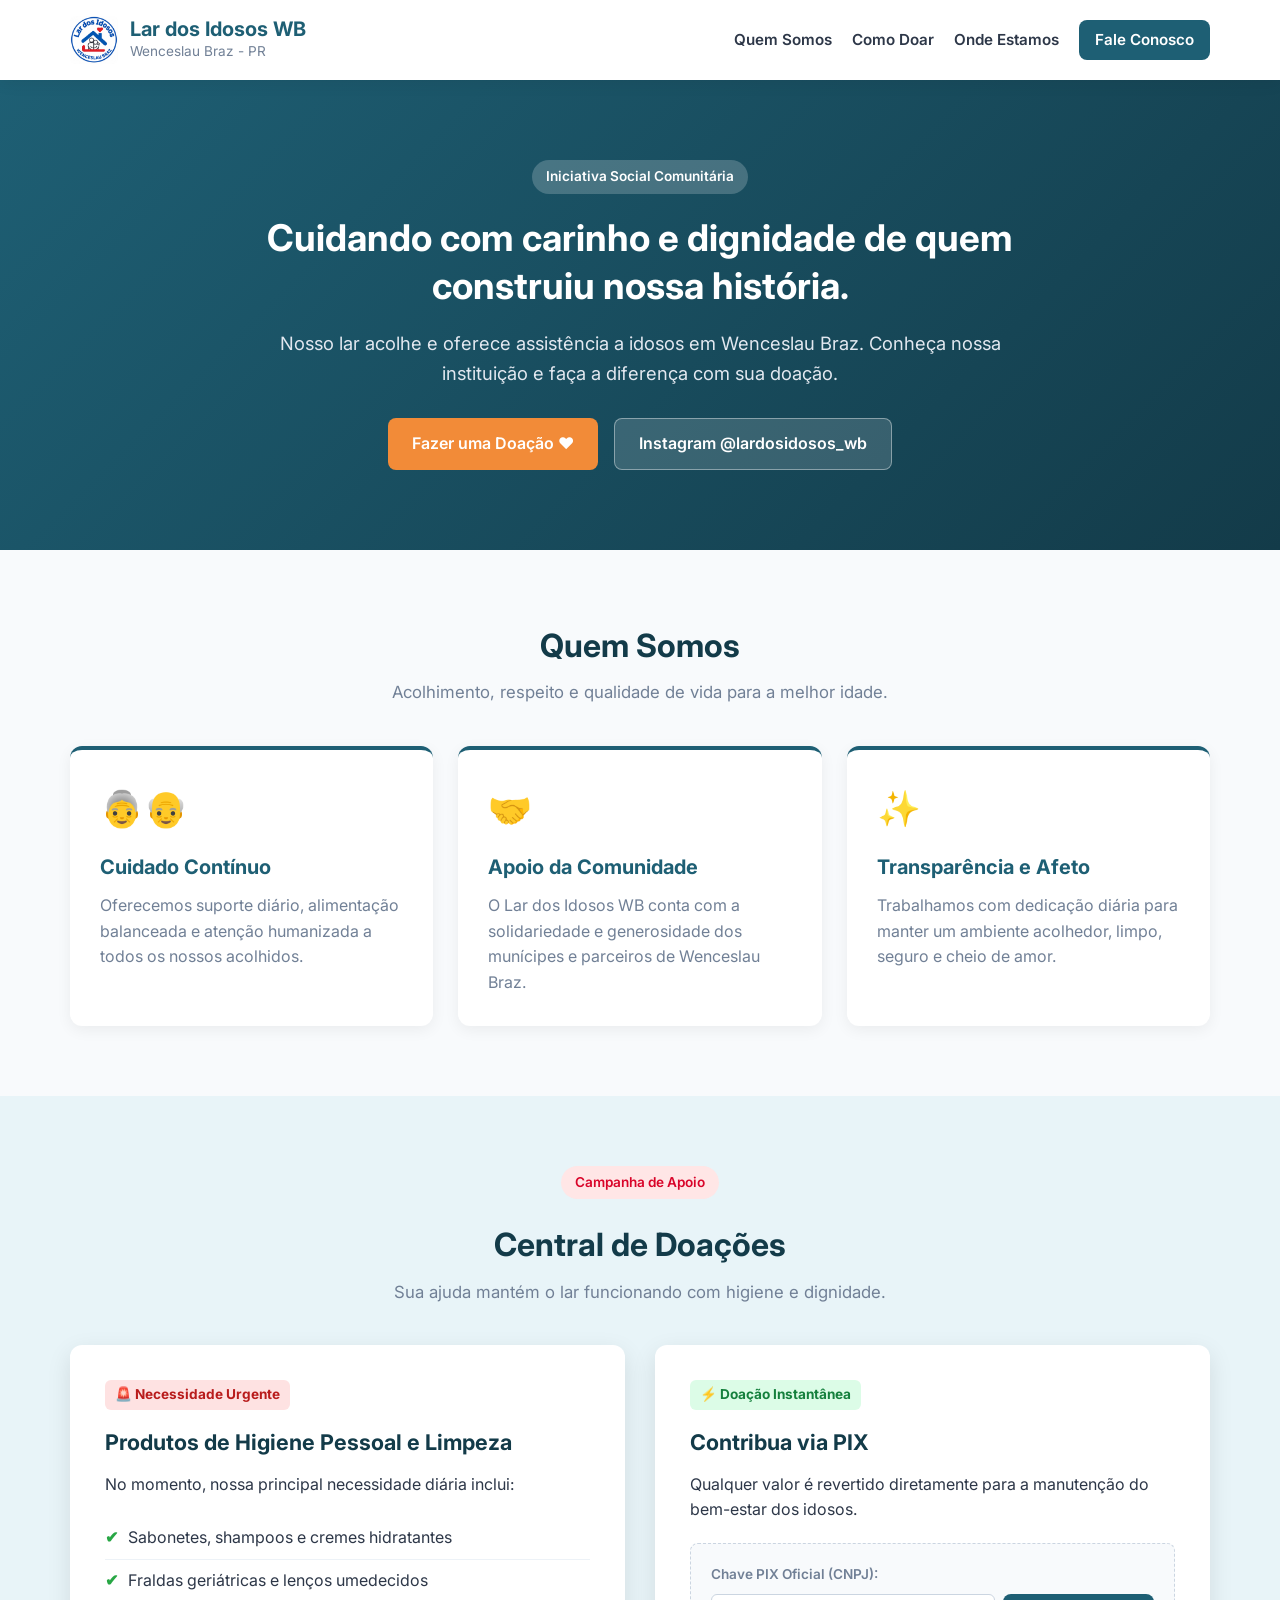
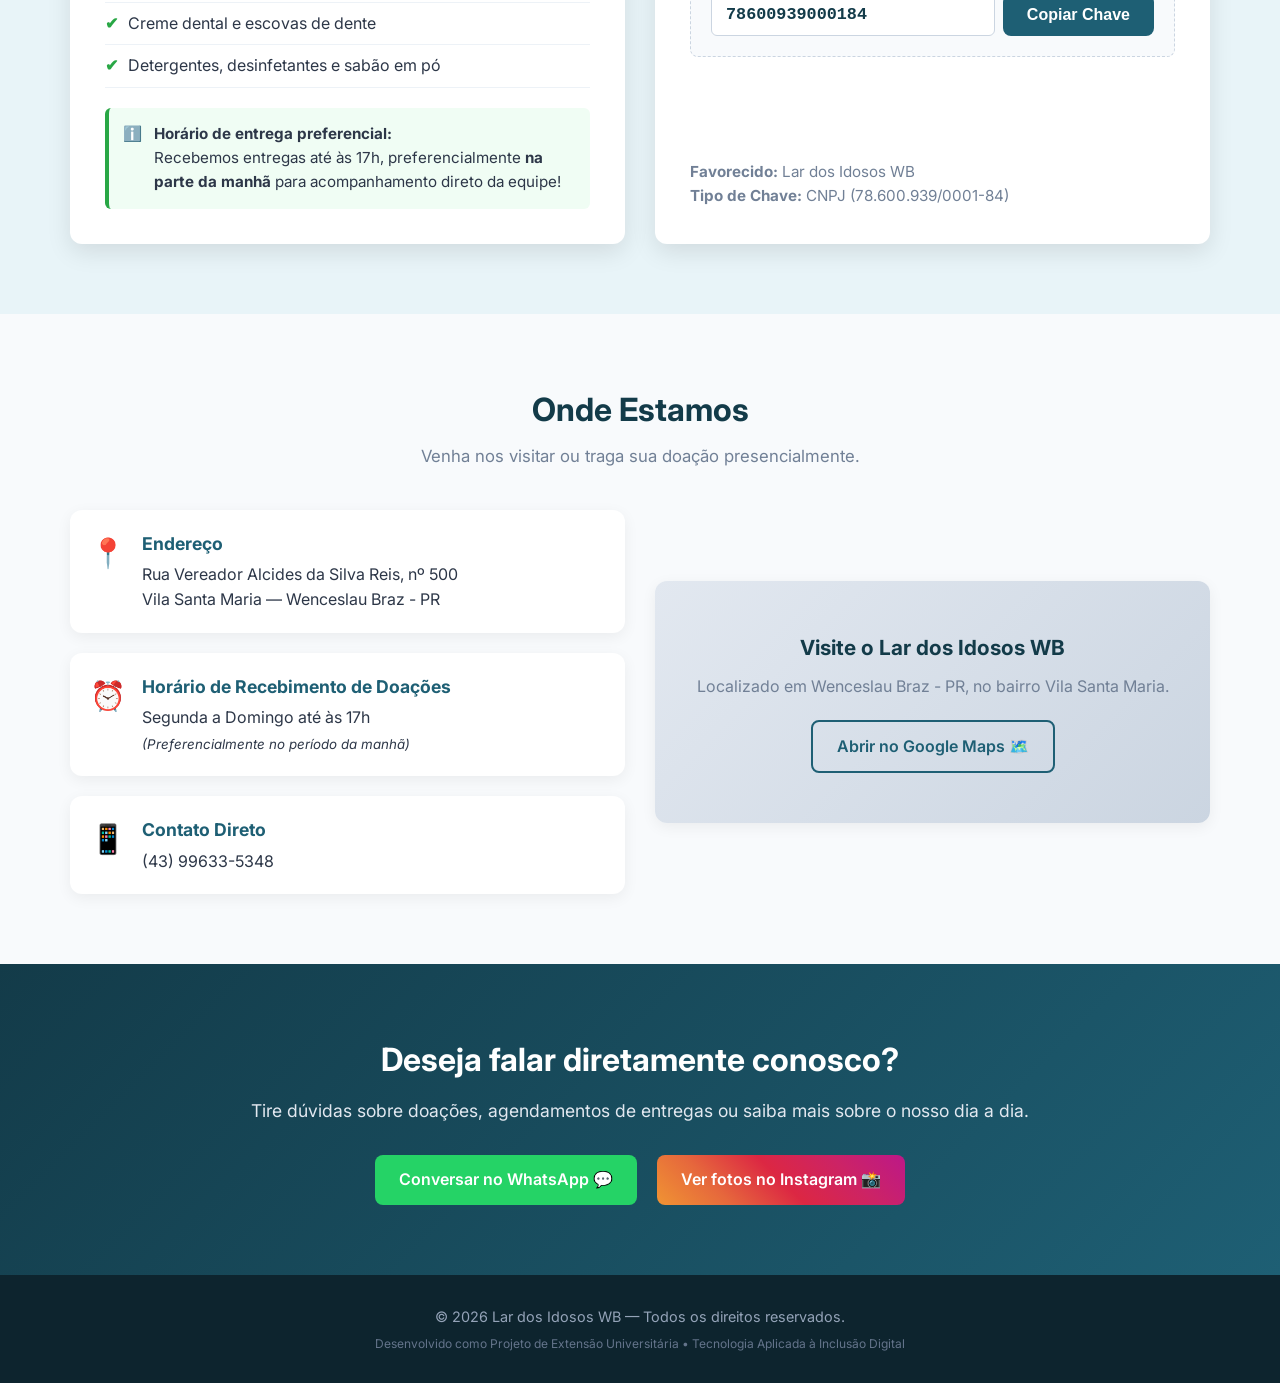
<file: index.html>
<!DOCTYPE html>
<html lang="pt-BR">
<head>
  <meta charset="UTF-8">
  <meta name="viewport" content="width=device-width, initial-scale=1.0">
  <title>Lar dos Idosos WB | Apoio e Solidariedade</title>
  <link rel="icon" type="image/jpeg" href="logo.jpg">
  <link rel="stylesheet" href="style.css">
  <link rel="preconnect" href="https://fonts.googleapis.com">
  <link rel="preconnect" href="https://fonts.gstatic.com" crossorigin>
  <link href="https://fonts.googleapis.com/css2?family=Inter:wght@400;600;700&display=swap" rel="stylesheet">
</head>
<body>

  <!-- CABEÇALHO / NAVBAR -->
  <header class="header">
    <div class="container nav-container">
      <div class="logo">
        <img src="logo.jpg" alt="Logo Lar dos Idosos WB" class="logo-img">
        <div class="logo-text">
          <h1>Lar dos Idosos WB</h1>
          <p>Wenceslau Braz - PR</p>
        </div>
      </div>
      <nav class="nav-links">
        <a href="#sobre">Quem Somos</a>
        <a href="#doacoes">Como Doar</a>
        <a href="#localizacao">Onde Estamos</a>
        <a href="#contato" class="btn-nav">Fale Conosco</a>
      </nav>
    </div>
  </header>

  <!-- BANNER PRINCIPAL (HERO) -->
  <section class="hero">
    <div class="container hero-content">
      <span class="badge">Iniciativa Social Comunitária</span>
      <h2>Cuidando com carinho e dignidade de quem construiu nossa história.</h2>
      <p>Nosso lar acolhe e oferece assistência a idosos em Wenceslau Braz. Conheça nossa instituição e faça a diferença com sua doação.</p>
      <div class="hero-actions">
        <a href="#doacoes" class="btn btn-primary">Fazer uma Doação ❤️</a>
        <a href="https://instagram.com/lardosidosos_wb" target="_blank" rel="noopener" class="btn btn-secondary">
          <span>Instagram @lardosidosos_wb</span>
        </a>
      </div>
    </div>
  </section>

  <!-- SOBRE O LAR -->
  <section id="sobre" class="section">
    <div class="container">
      <div class="section-header">
        <h2>Quem Somos</h2>
        <p>Acolhimento, respeito e qualidade de vida para a melhor idade.</p>
      </div>
      <div class="grid-cards">
        <div class="card">
          <div class="card-icon">👵👴</div>
          <h3>Cuidado Contínuo</h3>
          <p>Oferecemos suporte diário, alimentação balanceada e atenção humanizada a todos os nossos acolhidos.</p>
        </div>
        <div class="card">
          <div class="card-icon">🤝</div>
          <h3>Apoio da Comunidade</h3>
          <p>O Lar dos Idosos WB conta com a solidariedade e generosidade dos munícipes e parceiros de Wenceslau Braz.</p>
        </div>
        <div class="card">
          <div class="card-icon">✨</div>
          <h3>Transparência e Afeto</h3>
          <p>Trabalhamos com dedicação diária para manter um ambiente acolhedor, limpo, seguro e cheio de amor.</p>
        </div>
      </div>
    </div>
  </section>

  <!-- CENTRAL DE DOAÇÕES (DESTAQUE PRINCIPAL) -->
  <section id="doacoes" class="section section-highlight">
    <div class="container">
      <div class="section-header">
        <span class="badge badge-urgent">Campanha de Apoio</span>
        <h2>Central de Doações</h2>
        <p>Sua ajuda mantém o lar funcionando com higiene e dignidade.</p>
      </div>

      <div class="donation-grid">
        <!-- ITEM DE MAIOR NECESSIDADE -->
        <div class="donation-card need-card">
          <div class="need-badge">🚨 Necessidade Urgente</div>
          <h3>Produtos de Higiene Pessoal e Limpeza</h3>
          <p>No momento, nossa principal necessidade diária inclui:</p>
          <ul class="need-list">
            <li>Sabonetes, shampoos e cremes hidratantes</li>
            <li>Fraldas geriátricas e lenços umedecidos</li>
            <li>Creme dental e escovas de dente</li>
            <li>Detergentes, desinfetantes e sabão em pó</li>
          </ul>
          <div class="alert-box">
            <span>ℹ️</span>
            <div>
              <strong>Horário de entrega preferencial:</strong><br>
              Recebemos entregas até às 17h, preferencialmente <strong>na parte da manhã</strong> para acompanhamento direto da equipe!
            </div>
          </div>
        </div>

        <!-- DOAÇÃO VIA PIX -->
        <div class="donation-card pix-card">
          <div class="pix-badge">⚡ Doação Instantânea</div>
          <h3>Contribua via PIX</h3>
          <p>Qualquer valor é revertido diretamente para a manutenção do bem-estar dos idosos.</p>
          
          <div class="pix-box">
            <span class="pix-label">Chave PIX Oficial (CNPJ):</span>
            <div class="pix-input-group">
              <input type="text" id="pixKey" value="78600939000184" readonly>
              <button id="btnCopyPix" class="btn btn-copy" onclick="copiarPix()">Copiar Chave</button>
            </div>
            <span id="copyFeedback" class="copy-feedback">Chave copiada com sucesso! ✅</span>
          </div>

          <div class="pix-details">
            <p><strong>Favorecido:</strong> Lar dos Idosos WB</p>
            <p><strong>Tipo de Chave:</strong> CNPJ (78.600.939/0001-84)</p>
          </div>
        </div>
      </div>
    </div>
  </section>

  <!-- LOCALIZAÇÃO E HORÁRIOS -->
  <section id="localizacao" class="section">
    <div class="container">
      <div class="section-header">
        <h2>Onde Estamos</h2>
        <p>Venha nos visitar ou traga sua doação presencialmente.</p>
      </div>

      <div class="location-wrapper">
        <div class="location-info">
          <div class="info-item">
            <span class="info-icon">📍</span>
            <div>
              <h4>Endereço</h4>
              <p>Rua Vereador Alcides da Silva Reis, nº 500<br>Vila Santa Maria — Wenceslau Braz - PR</p>
            </div>
          </div>

          <div class="info-item">
            <span class="info-icon">⏰</span>
            <div>
              <h4>Horário de Recebimento de Doações</h4>
              <p>Segunda a Domingo até às 17h<br><small><em>(Preferencialmente no período da manhã)</em></small></p>
            </div>
          </div>

          <div class="info-item">
            <span class="info-icon">📱</span>
            <div>
              <h4>Contato Direto</h4>
              <p>(43) 99633-5348</p>
            </div>
          </div>
        </div>

        <div class="map-placeholder">
          <div class="map-card">
            <h4>Visite o Lar dos Idosos WB</h4>
            <p>Localizado em Wenceslau Braz - PR, no bairro Vila Santa Maria.</p>
            <a href="https://www.google.com/maps/search/?api=1&query=Rua+Vereador+Alcides+da+Silva+Reis+500+Wenceslau+Braz+PR" target="_blank" rel="noopener" class="btn btn-outline">
              Abrir no Google Maps 🗺️
            </a>
          </div>
        </div>
      </div>
    </div>
  </section>

  <!-- CONTATO & REDES SOCIAIS -->
  <section id="contato" class="section section-cta">
    <div class="container cta-content">
      <h2>Deseja falar diretamente conosco?</h2>
      <p>Tire dúvidas sobre doações, agendamentos de entregas ou saiba mais sobre o nosso dia a dia.</p>
      
      <div class="cta-buttons">
        <a href="https://wa.me/5543996335348?text=Ol%C3%A1!%20Encontrei%20o%20site%20do%20Lar%20dos%20Idosos%20e%20gostaria%20de%20informa%C3%A7%C3%B5es%20sobre%20doações." target="_blank" rel="noopener" class="btn btn-whatsapp">
          Conversar no WhatsApp 💬
        </a>
        <a href="https://instagram.com/lardosidosos_wb" target="_blank" rel="noopener" class="btn btn-insta">
          Ver fotos no Instagram 📸
        </a>
      </div>
    </div>
  </section>

  <!-- RODAPÉ -->
  <footer class="footer">
    <div class="container footer-content">
      <p>© 2026 Lar dos Idosos WB — Todos os direitos reservados.</p>
      <p><small>Desenvolvido como Projeto de Extensão Universitária • Tecnologia Aplicada à Inclusão Digital</small></p>
    </div>
  </footer>

  <script src="script.js"></script>
</body>
</html>
</file>
<file: style.css>
/* RESET & VARIÁVEIS DE ESTILO */
:root {
  --primary: #1e5f74;
  --primary-dark: #133b49;
  --primary-light: #e8f4f8;
  --accent: #f28b38;
  --accent-hover: #d97426;
  --text-main: #2d3748;
  --text-muted: #718096;
  --bg-light: #f8fafc;
  --white: #ffffff;
  --success: #28a745;
  --radius: 12px;
  --shadow: 0 4px 15px rgba(0, 0, 0, 0.06);
  --shadow-lg: 0 8px 25px rgba(0, 0, 0, 0.1);
  --font: 'Inter', -apple-system, BlinkMacSystemFont, "Segoe UI", Roboto, sans-serif;
}

* {
  margin: 0;
  padding: 0;
  box-sizing: border-box;
}

html {
  scroll-behavior: smooth;
  font-family: var(--font);
  color: var(--text-main);
  background-color: var(--bg-light);
}

body {
  line-height: 1.6;
}

.container {
  width: 90%;
  max-width: 1140px;
  margin: 0 auto;
}

/* CABEÇALHO / NAVBAR */
.header {
  background-color: var(--white);
  box-shadow: var(--shadow);
  position: sticky;
  top: 0;
  z-index: 1000;
}

.nav-container {
  display: flex;
  justify-content: space-between;
  align-items: center;
  padding: 16px 0;
}

.logo {
  display: flex;
  align-items: center;
  gap: 12px;
}

.logo-icon {
  font-size: 2rem;
}

.logo-img {
  height: 48px;
  width: auto;
  object-fit: contain;
  border-radius: 6px;
}

.logo-text h1 {
  font-size: 1.25rem;
  font-weight: 700;
  color: var(--primary);
  line-height: 1.2;
}

.logo-text p {
  font-size: 0.85rem;
  color: var(--text-muted);
}

.nav-links {
  display: flex;
  gap: 20px;
  align-items: center;
}

.nav-links a {
  text-decoration: none;
  color: var(--text-main);
  font-weight: 600;
  font-size: 0.95rem;
  transition: color 0.2s;
}

.nav-links a:hover {
  color: var(--primary);
}

.btn-nav {
  background-color: var(--primary);
  color: var(--white) !important;
  padding: 8px 16px;
  border-radius: 8px;
  transition: background-color 0.2s !important;
}

.btn-nav:hover {
  background-color: var(--primary-dark) !important;
}

/* BANNER PRINCIPAL (HERO) */
.hero {
  background: linear-gradient(135deg, #1e5f74 0%, #133b49 100%);
  color: var(--white);
  padding: 80px 0;
  text-align: center;
}

.hero-content {
  max-width: 800px;
}

.badge {
  display: inline-block;
  background-color: rgba(255, 255, 255, 0.2);
  color: var(--white);
  padding: 6px 14px;
  border-radius: 20px;
  font-size: 0.85rem;
  font-weight: 600;
  margin-bottom: 20px;
}

.hero h2 {
  font-size: 2.3rem;
  line-height: 1.3;
  margin-bottom: 20px;
}

.hero p {
  font-size: 1.15rem;
  color: #e2e8f0;
  margin-bottom: 30px;
}

.hero-actions {
  display: flex;
  gap: 16px;
  justify-content: center;
  flex-wrap: wrap;
}

/* BOTÕES GERAIS */
.btn {
  display: inline-flex;
  align-items: center;
  justify-content: center;
  gap: 8px;
  padding: 12px 24px;
  border-radius: 8px;
  font-weight: 600;
  font-size: 1rem;
  text-decoration: none;
  cursor: pointer;
  transition: all 0.2s;
  border: none;
}

.btn-primary {
  background-color: var(--accent);
  color: var(--white);
}

.btn-primary:hover {
  background-color: var(--accent-hover);
  transform: translateY(-2px);
}

.btn-secondary {
  background-color: rgba(255, 255, 255, 0.15);
  color: var(--white);
  border: 1px solid rgba(255, 255, 255, 0.4);
}

.btn-secondary:hover {
  background-color: rgba(255, 255, 255, 0.3);
}

/* SEÇÕES */
.section {
  padding: 70px 0;
}

.section-header {
  text-align: center;
  margin-bottom: 40px;
}

.section-header h2 {
  font-size: 2rem;
  color: var(--primary-dark);
  margin-bottom: 8px;
}

.section-header p {
  color: var(--text-muted);
  font-size: 1.05rem;
}

/* CARDS DO QUEM SOMOS */
.grid-cards {
  display: grid;
  grid-template-columns: repeat(auto-fit, minmax(280px, 1fr));
  gap: 25px;
}

.card {
  background: var(--white);
  padding: 30px;
  border-radius: var(--radius);
  box-shadow: var(--shadow);
  border-top: 4px solid var(--primary);
}

.card-icon {
  font-size: 2.2rem;
  margin-bottom: 15px;
}

.card h3 {
  font-size: 1.25rem;
  margin-bottom: 10px;
  color: var(--primary);
}

.card p {
  color: var(--text-muted);
}

/* CENTRAL DE DOAÇÕES */
.section-highlight {
  background-color: var(--primary-light);
}

.badge-urgent {
  background-color: #ffe6e6;
  color: #d90429;
}

.donation-grid {
  display: grid;
  grid-template-columns: repeat(auto-fit, minmax(320px, 1fr));
  gap: 30px;
}

.donation-card {
  background: var(--white);
  padding: 35px;
  border-radius: var(--radius);
  box-shadow: var(--shadow-lg);
  display: flex;
  flex-direction: column;
}

.need-badge, .pix-badge {
  display: inline-block;
  font-size: 0.85rem;
  font-weight: 700;
  padding: 4px 10px;
  border-radius: 6px;
  margin-bottom: 15px;
  width: fit-content;
}

.need-badge {
  background-color: #fee2e2;
  color: #b91c1c;
}

.pix-badge {
  background-color: #dcfce7;
  color: #15803d;
}

.donation-card h3 {
  font-size: 1.35rem;
  margin-bottom: 12px;
  color: var(--primary-dark);
}

.need-list {
  list-style: none;
  margin: 20px 0;
}

.need-list li {
  padding: 8px 0;
  border-bottom: 1px solid #edf2f7;
  display: flex;
  align-items: center;
}

.need-list li::before {
  content: "✔";
  color: var(--success);
  margin-right: 10px;
  font-weight: bold;
}

.alert-box {
  background-color: #f0fdf4;
  border-left: 4px solid var(--success);
  padding: 14px;
  border-radius: 6px;
  display: flex;
  gap: 12px;
  font-size: 0.95rem;
  margin-top: auto;
}

/* CAIXA DO PIX */
.pix-box {
  background-color: #f8fafc;
  border: 1px dashed #cbd5e1;
  padding: 20px;
  border-radius: 8px;
  margin: 20px 0;
}

.pix-label {
  display: block;
  font-size: 0.85rem;
  font-weight: 600;
  color: var(--text-muted);
  margin-bottom: 8px;
}

.pix-input-group {
  display: flex;
  gap: 8px;
}

.pix-input-group input {
  flex: 1;
  padding: 10px 14px;
  border: 1px solid #cbd5e1;
  border-radius: 6px;
  font-family: monospace;
  font-size: 1.05rem;
  font-weight: 700;
  color: var(--primary-dark);
  background-color: var(--white);
}

.btn-copy {
  background-color: var(--primary);
  color: var(--white);
  white-space: nowrap;
}

.btn-copy:hover {
  background-color: var(--primary-dark);
}

.copy-feedback {
  display: none;
  margin-top: 8px;
  font-size: 0.85rem;
  color: var(--success);
  font-weight: 600;
}

.pix-details {
  font-size: 0.95rem;
  color: var(--text-muted);
  margin-top: auto;
}

/* LOCALIZAÇÃO */
.location-wrapper {
  display: grid;
  grid-template-columns: 1fr 1fr;
  gap: 30px;
  align-items: center;
}

.location-info {
  display: flex;
  flex-direction: column;
  gap: 20px;
}

.info-item {
  display: flex;
  gap: 16px;
  background: var(--white);
  padding: 20px;
  border-radius: var(--radius);
  box-shadow: var(--shadow);
}

.info-icon {
  font-size: 1.8rem;
}

.info-item h4 {
  font-size: 1.1rem;
  color: var(--primary);
  margin-bottom: 4px;
}

.map-placeholder {
  background: linear-gradient(135deg, #e2e8f0 0%, #cbd5e1 100%);
  padding: 50px 30px;
  border-radius: var(--radius);
  text-align: center;
  box-shadow: var(--shadow);
}

.map-card h4 {
  font-size: 1.3rem;
  color: var(--primary-dark);
  margin-bottom: 10px;
}

.map-card p {
  color: var(--text-muted);
  margin-bottom: 20px;
}

.btn-outline {
  background-color: transparent;
  border: 2px solid var(--primary);
  color: var(--primary);
}

.btn-outline:hover {
  background-color: var(--primary);
  color: var(--white);
}

/* CTA & CONTATO */
.section-cta {
  background: linear-gradient(135deg, #133b49 0%, #1e5f74 100%);
  color: var(--white);
  text-align: center;
}

.cta-content h2 {
  font-size: 2rem;
  margin-bottom: 12px;
}

.cta-content p {
  font-size: 1.1rem;
  color: #e2e8f0;
  margin-bottom: 30px;
}

.cta-buttons {
  display: flex;
  gap: 20px;
  justify-content: center;
  flex-wrap: wrap;
}

.btn-whatsapp {
  background-color: #25d366;
  color: var(--white);
}

.btn-whatsapp:hover {
  background-color: #1eb956;
}

.btn-insta {
  background: linear-gradient(45deg, #f09433 0%, #e6683c 25%, #dc2743 50%, #cc2366 75%, #bc1888 100%);
  color: var(--white);
}

.btn-insta:hover {
  opacity: 0.9;
}

/* RODAPÉ */
.footer {
  background-color: #0d242e;
  color: #94a3b8;
  padding: 30px 0;
  text-align: center;
  font-size: 0.9rem;
}

.footer small {
  display: block;
  margin-top: 6px;
  color: #64748b;
}

/* RESPONSIVIDADE (MOBILE) */
@media (max-width: 768px) {
  .nav-container {
    flex-direction: column;
    gap: 15px;
  }
  
  .nav-links {
    flex-wrap: wrap;
    justify-content: center;
  }
  
  .hero h2 {
    font-size: 1.8rem;
  }
  
  .location-wrapper {
    grid-template-columns: 1fr;
  }
}
</file>
